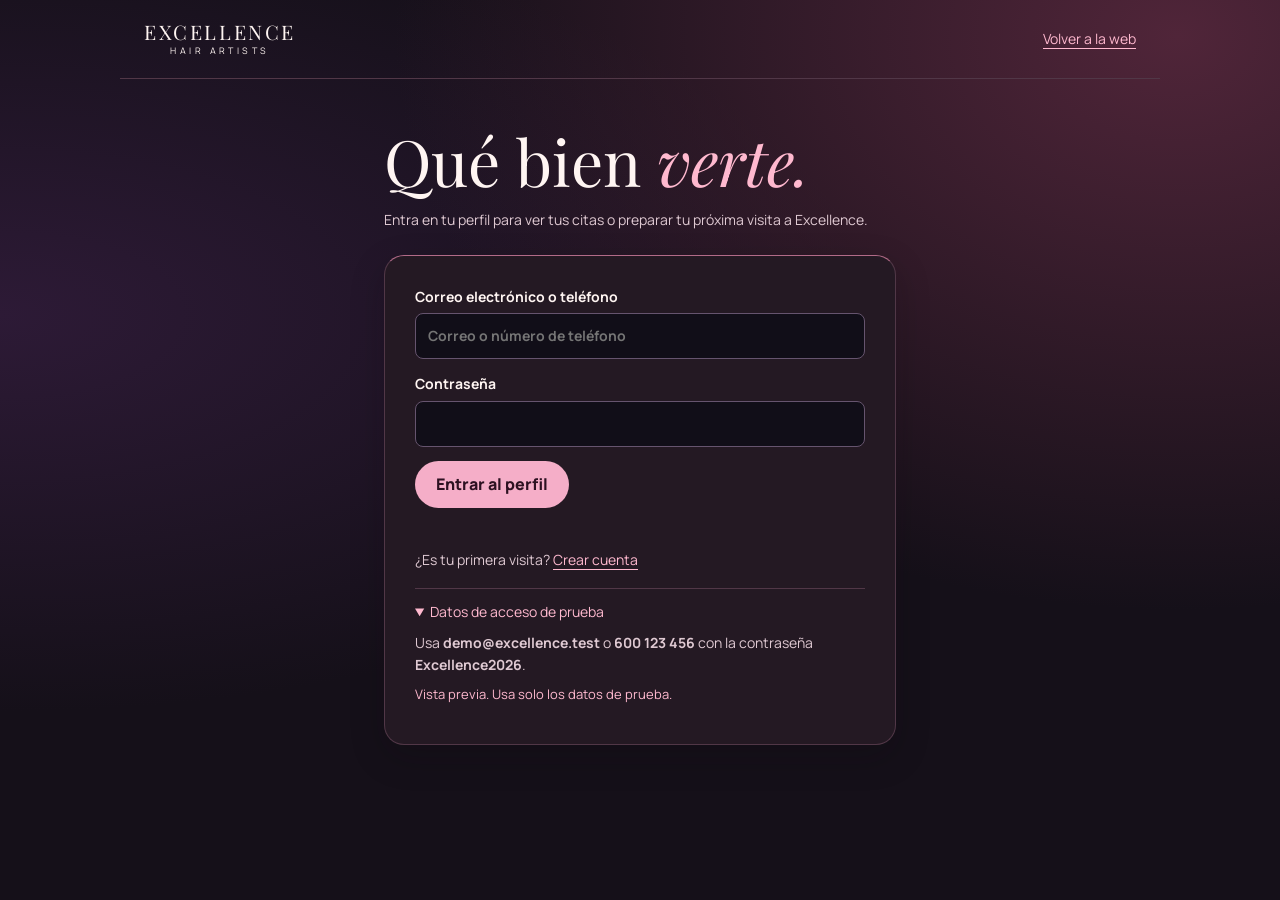
<file: Acceso-Excellence.html>
<!doctype html>
<html lang="es">
<head>
<meta charset="utf-8">
<meta name="viewport" content="width=device-width,initial-scale=1">
<meta name="robots" content="noindex">
<title>Iniciar sesión | Excellence Hair Artists</title>
<link rel="stylesheet" href="https://fonts.googleapis.com/css2?family=Manrope:wght@400;600;700;800&family=Playfair+Display:ital,wght@0,400;0,500;1,400&display=swap">
<link rel="stylesheet" href="Excellence-acceso.css">
</head>
<body>
<header class="site-head"><a class="wordmark" href="Excellence-Hair-Artists.html">EXCELLENCE<span>HAIR ARTISTS</span></a><a class="back" href="Excellence-Hair-Artists.html">Volver a la web</a></header>
<main class="narrow">
  <h1>Qué bien <em>verte.</em></h1>
  <p class="intro">Entra en tu perfil para ver tus citas o preparar tu próxima visita a Excellence.</p>
  <div class="panel">
    <form id="login" class="stack" method="post">
      <label>Correo electrónico o teléfono
        <input name="identifier" type="text" autocomplete="username" placeholder="Correo o número de teléfono" required>
      </label>
      <label>Contraseña
        <input name="password" type="password" autocomplete="current-password" required>
      </label>
      <button class="button" type="submit">Entrar al perfil</button>
      <p id="login-status" class="status" role="status"></p>
    </form>
    <p id="register-prompt">¿Es tu primera visita? <button class="soft-button" id="show-register" type="button" aria-controls="register">Crear cuenta</button></p>
    <form id="register" class="stack" method="post" hidden>
      <label>Nombre
        <input name="fullName" autocomplete="name" required maxlength="100">
      </label>
      <label>Correo electrónico
        <input name="email" type="email" autocomplete="email" required>
      </label>
      <label>Teléfono
        <input name="phone" type="tel" autocomplete="tel" placeholder="Ej. +34 612 345 678" required>
      </label>
      <label>Contraseña
        <input name="password" type="password" autocomplete="new-password" minlength="8" required aria-describedby="password-help">
      </label>
      <p id="password-help">Usa al menos 8 caracteres. Para la vista previa, elige una contraseña de prueba.</p>
      <label>Repite la contraseña
        <input name="confirmation" type="password" autocomplete="new-password" minlength="8" required>
      </label>
      <button class="button" type="submit">Crear cuenta</button>
      <p id="register-status" role="status"></p>
      <p>¿Ya tienes cuenta? <button class="soft-button" id="show-login" type="button" aria-controls="login">Inicia sesión</button></p>
    </form>
    <details class="demo-credentials" open>
      <summary>Datos de acceso de prueba</summary>
      <p>Usa <strong>demo@excellence.test</strong> o <strong>600 123 456</strong> con la contraseña <strong>Excellence2026</strong>.</p>
      <p class="demo">Vista previa. Usa solo los datos de prueba.</p>
    </details>
  </div>
</main>
<script>
const login = document.getElementById('login');
const loginStatus = document.getElementById('login-status');
const register = document.getElementById('register');
const registerStatus = document.getElementById('register-status');
const credentials = document.querySelector('.demo-credentials');
const params = new URLSearchParams(location.search);
function toggleRegistration(showRegistration) {
  register.hidden = !showRegistration;
  login.hidden = showRegistration;
  credentials.hidden = showRegistration;
  document.getElementById('register-prompt').hidden = showRegistration;
  document.querySelector('h1').innerHTML = showRegistration ? 'Crea <em>tu cuenta.</em>' : 'Qué bien <em>verte.</em>';
  document.querySelector('main .intro').textContent = showRegistration
    ? 'Cuéntanos cómo contactar contigo y tendrás todo listo para tu primera cita.'
    : 'Entra en tu perfil para ver tus citas o preparar tu próxima visita a Excellence.';
  const firstField = showRegistration ? register.elements.fullName : login.elements.identifier;
  firstField.focus();
}
document.getElementById('show-register').addEventListener('click', () => toggleRegistration(true));
document.getElementById('show-login').addEventListener('click', () => toggleRegistration(false));
function openProfile(account) {
  const profile = new URL('Perfil-Excellence.html', location.href);
  for (const name of ['servicio', 'seccion']) {
    if (params.has(name)) profile.searchParams.set(name, params.get(name));
  }
  try {
    sessionStorage.setItem('excellence-demo-access', 'active');
    sessionStorage.setItem('excellence-demo-profile', JSON.stringify(account));
  } catch {
    return false;
  }
  location.assign(profile.href);
  return true;
}
login.addEventListener('submit', event => {
  event.preventDefault();
  const identifier = login.elements.identifier.value.trim().toLowerCase();
  const phone = identifier.replace(/[^0-9]/g, '');
  const demoUser = identifier === 'demo@excellence.test' || ['600123456', '34600123456'].includes(phone) && /^[+0-9 ().-]+$/.test(identifier);
  if (!demoUser || login.elements.password.value !== 'Excellence2026') {
    loginStatus.textContent = 'Los datos no coinciden. Usa el correo o el teléfono y la contraseña de prueba.';
    return;
  }
  login.elements.password.value = '';
  if (!openProfile({kind:'returning'})) loginStatus.textContent = 'El navegador no permite abrir la sesión de prueba.';
});
register.addEventListener('submit', event => {
  event.preventDefault();
  const fields = register.elements;
  const name = fields.fullName.value.trim();
  const phone = fields.phone.value.trim().replace(/[ ().-]/g, '');
  if (!name || !/^[+]?[0-9]{7,15}$/.test(phone)) {
    registerStatus.textContent = 'Introduce tu nombre y un número de teléfono válido.';
    return;
  }
  if (fields.password.value !== fields.confirmation.value) {
    registerStatus.textContent = 'Las contraseñas tienen que coincidir.';
    fields.confirmation.focus();
    return;
  }
  fields.password.value = '';
  fields.confirmation.value = '';
  if (!openProfile({kind:'new', name, phone})) registerStatus.textContent = 'El navegador no permite abrir la sesión de prueba.';
});
</script>
</body>
</html>
</file>
<file: Excellence-acceso.css>
:root{color-scheme:dark;--bg:#151019;--panel:#241923;--ink:#fff5f2;--muted:#dfc9d2;--edge:#513747;--accent:#ffb9cf;--font:Manrope,Arial,sans-serif;--serif:'Playfair Display',Georgia,serif}
*{box-sizing:border-box}
body{min-height:100vh;margin:0;background:radial-gradient(ellipse at 92% 4%,#502539 0,transparent 47%),radial-gradient(ellipse at 0 35%,#2d1a36 0,transparent 48%),var(--bg);color:var(--ink);font-family:var(--font);line-height:1.55}
a{color:inherit}
a:focus-visible,button:focus-visible,input:focus-visible,select:focus-visible,summary:focus-visible{outline:2px solid #ef91ef;outline-offset:3px}
.site-head{display:flex;align-items:center;justify-content:space-between;gap:16px;max-width:1040px;margin:auto;padding:20px 24px;border-bottom:1px solid var(--edge)}
.wordmark{text-align:center;text-decoration:none;font:20px/1.2 var(--serif);letter-spacing:.13em}
.wordmark span{display:block;font:9px/1.5 var(--font);letter-spacing:.38em}
.back,.soft-button{color:var(--accent);font-size:14px;text-underline-offset:4px}
.soft-button{background:none;border:none;padding:0;cursor:pointer;text-decoration:underline}
main{max-width:1040px;margin:auto;padding:46px 24px 72px}
main.narrow{max-width:560px}
h1,h2,p{margin:0}
h1,h2{font-family:var(--serif);font-weight:400;line-height:1.13}
h1{font-size:clamp(36px,6vw,64px)}
h2{font-size:clamp(25px,4vw,33px)}
h1 em{color:var(--accent);font-weight:400}
p{font-size:14px;color:var(--muted)}
.intro{margin:12px 0 24px}
.panel{padding:clamp(18px,4vw,30px);background:var(--panel);border:1px solid var(--edge);border-radius:20px;box-shadow:0 12px 34px #10081035}
main.narrow .panel{border-top-color:#b26b88}
.panel p{margin:9px 0}
.stack{display:grid;gap:14px}
button,input,select{font:inherit}
label{display:grid;gap:6px;font-size:14px;font-weight:700}
input:not([type=radio]),select{width:100%;min-width:0;min-height:46px;padding:9px 12px;border:1px solid #66546e;border-radius:8px;background:#110e18;color:var(--ink)}
.button{min-height:46px;justify-self:start;background:#f5aec8;border:1px solid transparent;color:#2d1121;padding:10px 20px;border-radius:999px;font-weight:800;cursor:pointer;transition:background .2s,transform .2s}
.button:hover:enabled{background:#ffd1df;transform:translateY(-2px)}
.button:disabled{opacity:.55;cursor:default}
.demo{font-size:13px;color:var(--accent)}
.status:not(:empty){margin-top:12px}
.demo-credentials{margin-top:18px;border-top:1px solid var(--edge);padding-top:12px;font-size:14px}
.demo-credentials summary{cursor:pointer;color:var(--accent)}
.profile-grid{display:grid;grid-template-columns:minmax(0,1fr) minmax(0,1.4fr);align-items:start;gap:clamp(20px,3vw,32px)}
.profile-grid .panel{min-width:0;padding:clamp(20px,3.5vw,36px)}
.profile-grid .panel > p{max-width:62ch;margin:12px 0 18px}
.profile-grid #foto{grid-column:1/-1}
.profile-top{display:flex;align-items:start;justify-content:space-between;gap:18px;margin-bottom:clamp(24px,4vw,42px)}
.profile-top .intro{margin-bottom:12px}
.profile-actions{display:flex;flex-wrap:wrap;align-items:center;justify-content:flex-end;gap:16px}
#edit-fields{grid-column:1/-1}
.edit-actions{display:flex;gap:16px;align-items:center;flex-wrap:wrap}
.avatar{width:88px;height:88px;border-radius:50%;background:linear-gradient(135deg,#66384e,#42294f);color:#ffe9ee;display:grid;place-items:center;font:italic 32px var(--serif);overflow:hidden;margin:16px 0;outline:1px solid #bd8099;outline-offset:4px}
.avatar img{width:100%;height:100%;object-fit:cover}
.hair-photos{display:grid;grid-template-columns:repeat(3,minmax(0,1fr));gap:clamp(12px,2vw,22px);margin:22px 0}
.hair-photo{display:grid;gap:12px;min-width:0;padding:clamp(12px,2vw,20px);border:1px solid var(--edge);border-radius:14px}
.hair-photo .avatar{width:100%;height:clamp(200px,25vw,310px);margin:0;border-radius:9px;outline:none}
.hair-photo .avatar img{object-fit:contain}
.hair-photo .avatar{border:0;padding:0;cursor:zoom-in}
.hair-photo .avatar:disabled{cursor:default}
.photo-dialog{width:min(90vw,720px);max-height:90vh;padding:16px;border:1px solid var(--edge);border-radius:16px;background:var(--panel);color:var(--ink)}
.photo-dialog::backdrop{background:#100b13ce}
.photo-dialog img{display:block;width:100%;height:min(72vh,600px);object-fit:contain;margin-top:10px}
.hair-photo:focus-within{border-color:#c37d9a}
.hair-photo .avatar img.ready{animation:photo-in .34s ease-out}
.profile-grid .panel{animation:panel-in .45s ease-out both}
.profile-grid .panel:nth-child(2){animation-delay:.06s}
.profile-grid .panel:nth-child(3){animation-delay:.12s}
@keyframes photo-in{from{opacity:.35;transform:scale(.975)}to{opacity:1;transform:scale(1)}}
@keyframes panel-in{from{opacity:0;transform:translateY(9px)}to{opacity:1;transform:translateY(0)}}
.hair-photo input[type=file]{font-size:12px;padding:8px}
.hair-photo input::file-selector-button{margin-right:8px}
.profile-grid #foto > p:last-of-type:not(:empty){margin-bottom:0}
.history{list-style:none;padding:0;margin:12px 0 0}
.history li{display:flex;justify-content:space-between;gap:14px;padding:14px 0;border-top:1px solid var(--edge);font-size:14px}
.history time{color:var(--muted);text-align:right}
#reserva{background:linear-gradient(130deg,#372138,var(--panel) 67%);border-color:#6b485d}
.book-fields{display:grid;grid-template-columns:repeat(2,minmax(0,1fr));gap:16px}
#booking.stack{gap:18px}
#times{display:flex;flex-wrap:wrap;gap:8px}
#times label{display:flex;align-items:center;gap:6px;padding:6px 10px;background:#110e18;border:1px solid #66546e;border-radius:8px}
[hidden]{display:none!important}
@media(prefers-reduced-motion:reduce){.button{transition:none}.button:hover:enabled{transform:none}.profile-grid .panel,.hair-photo .avatar img.ready{animation:none}}
@media(max-width:760px){.profile-grid{grid-template-columns:1fr}.hair-photos{grid-template-columns:1fr}.hair-photo .avatar{height:clamp(210px,69vw,390px)}}
@media(max-width:600px){main{padding:34px 16px 54px}.site-head{padding-inline:16px}.book-fields{grid-template-columns:1fr}.profile-top{display:block}.profile-actions{margin-top:16px}}
</file>
